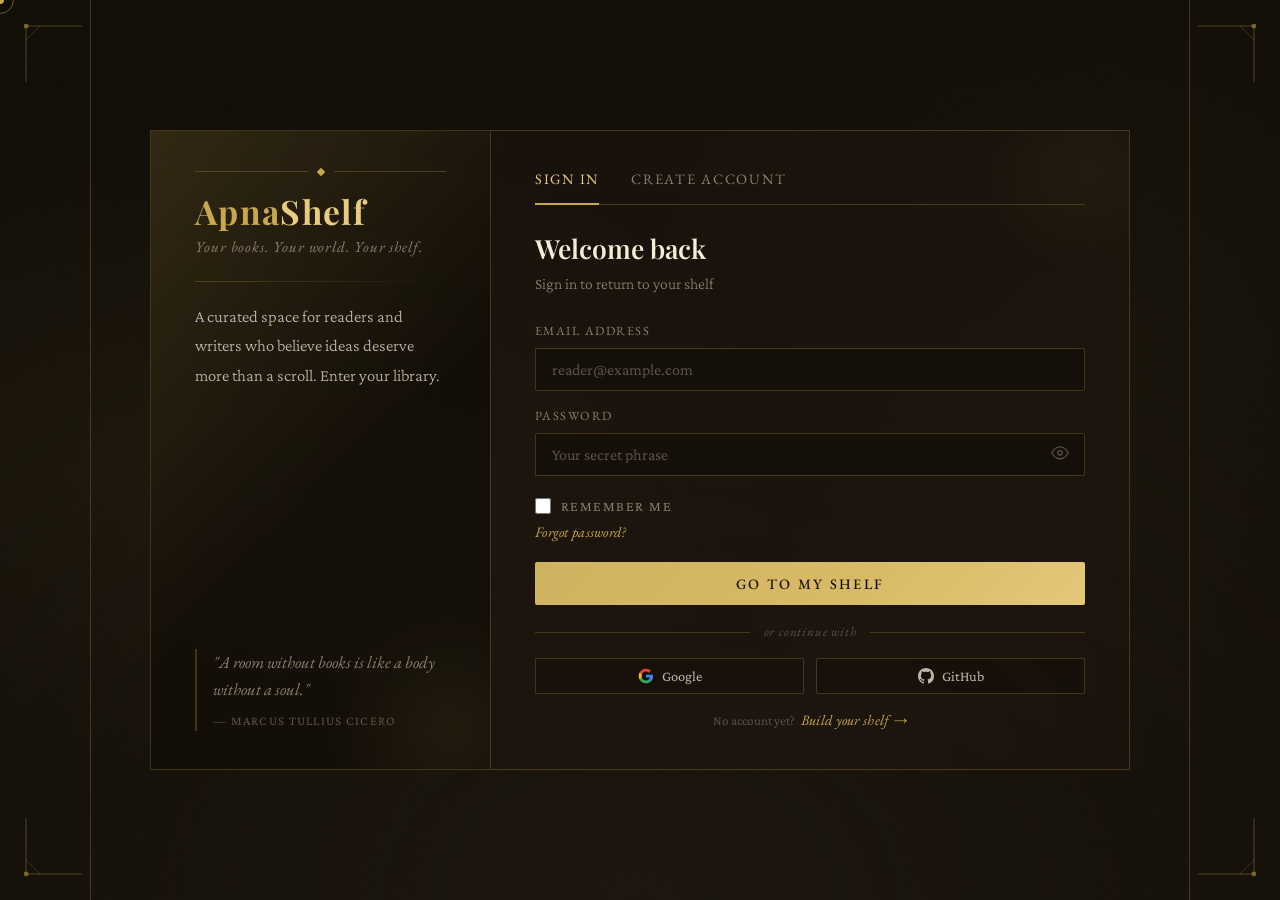
<file: auth.html>
<!DOCTYPE html>
<html lang="en">
<head>
<meta charset="UTF-8" />
<meta name="viewport" content="width=device-width, initial-scale=1.0"/>
 <title>ApnaShelf — A Literary Publishing House</title>

 <!-- Custom Styles -->
 <link rel="stylesheet" href="css/auth.css"/>
<link rel="stylesheet" href="./css/theme.css">
<link rel="stylesheet" href="./css/style.css">

 <!-- Preconnect to Google Fonts -->
<link rel="preconnect" href="https://fonts.googleapis.com"/>
<link rel="preconnect" href="https://fonts.gstatic.com" crossorigin/>
<link href="https://fonts.googleapis.com/css2?family=Playfair+Display:ital,wght@0,400;0,600;0,700;1,400;1,600&family=Crimson+Pro:ital,wght@0,300;0,400;0,500;1,300;1,400&family=EB+Garamond:ital,wght@0,400;0,500;1,400&display=swap" rel="stylesheet"/>
<style>

</style>
</head>
<body>

      <!-- ===== CUSTOM CURSOR ===== -->
  <div class="cursor" id="cursor"></div>
  <div class="cursor-follower" id="cursorFollower"></div>

<!-- Decorative lines -->
<div class="vr vr-l"></div>
<div class="vr vr-r"></div>

<!-- Corner ornaments -->
<div class="corner corner-tl">
  <svg viewBox="0 0 60 60" fill="none" xmlns="http://www.w3.org/2000/svg">
    <path d="M2 58 L2 2 L58 2" stroke="rgba(201,168,76,0.35)" stroke-width="1"/>
    <path d="M2 16 L16 2" stroke="rgba(201,168,76,0.2)" stroke-width="1"/>
    <circle cx="2" cy="2" r="2.5" fill="rgba(201,168,76,0.5)"/>
  </svg>
</div>
<div class="corner corner-tr">
  <svg viewBox="0 0 60 60" fill="none" xmlns="http://www.w3.org/2000/svg">
    <path d="M2 58 L2 2 L58 2" stroke="rgba(201,168,76,0.35)" stroke-width="1"/>
    <path d="M2 16 L16 2" stroke="rgba(201,168,76,0.2)" stroke-width="1"/>
    <circle cx="2" cy="2" r="2.5" fill="rgba(201,168,76,0.5)"/>
  </svg>
</div>
<div class="corner corner-bl">
  <svg viewBox="0 0 60 60" fill="none" xmlns="http://www.w3.org/2000/svg">
    <path d="M2 58 L2 2 L58 2" stroke="rgba(201,168,76,0.35)" stroke-width="1"/>
    <path d="M2 16 L16 2" stroke="rgba(201,168,76,0.2)" stroke-width="1"/>
    <circle cx="2" cy="2" r="2.5" fill="rgba(201,168,76,0.5)"/>
  </svg>
</div>
<div class="corner corner-br">
  <svg viewBox="0 0 60 60" fill="none" xmlns="http://www.w3.org/2000/svg">
    <path d="M2 58 L2 2 L58 2" stroke="rgba(201,168,76,0.35)" stroke-width="1"/>
    <path d="M2 16 L16 2" stroke="rgba(201,168,76,0.2)" stroke-width="1"/>
    <circle cx="2" cy="2" r="2.5" fill="rgba(201,168,76,0.5)"/>
  </svg>
</div>

<!-- Main card -->
<div class="page">

  <!-- Brand panel -->
  <div class="brand-panel">
    <div class="brand-top">
      <div class="brand-ornament">
        <div class="brand-ornament-line"></div>
        <div class="brand-ornament-diamond"></div>
        <div class="brand-ornament-line"></div>
      </div>
      <div class="brand-wordmark">Apna<span>Shelf</span></div>
      <div class="brand-tagline">Your books. Your world. Your shelf.</div>
      <div class="brand-divider"></div>
      <p class="brand-body">
        A curated space for readers and writers who believe ideas deserve more than a scroll. Enter your library.
      </p>
    </div>
    <div class="brand-bottom">
      <blockquote class="brand-quote">
        "A room without books is like a body without a soul."
        <cite>— Marcus Tullius Cicero</cite>
      </blockquote>
    </div>
  </div>

  <!-- Form panel -->
  <div class="form-panel">

    <!-- Tabs -->
    <div class="tabs">
      <button class="tab active" data-tab="login" onclick="switchTab('login')">Sign In</button>
      <button class="tab" data-tab="signup" onclick="switchTab('signup')">Create Account</button>
    </div>

    <!-- ——— LOGIN ——— -->
    <div class="form-view active" id="view-login">
      <div class="form-heading">Welcome back</div>
      <div class="form-subheading">Sign in to return to your shelf</div>

      <div class="success-msg" id="login-success">
        <svg width="16" height="16" viewBox="0 0 16 16" fill="none"><circle cx="8" cy="8" r="7" stroke="#7aab6e" stroke-width="1.2"/><path d="M5 8.5l2 2 4-4" stroke="#7aab6e" stroke-width="1.2" stroke-linecap="round" stroke-linejoin="round"/></svg>
        Signed in successfully. Redirecting…
      </div>

      <div class="field-group">
        <div class="field">
          <label for="login-email">Email address</label>
          <input type="email" id="login-email" placeholder="reader@example.com" autocomplete="email"/>
          <span class="field-error" id="login-email-err">Please enter a valid email.</span>
        </div>
        <div class="field">
          <label for="login-pw">Password</label>
          <div class="input-wrap">
            <input type="password" id="login-pw" placeholder="Your secret phrase" autocomplete="current-password"/>
            <button class="pw-toggle" onclick="togglePw('login-pw', this)" aria-label="Show password">
              <svg width="18" height="18" viewBox="0 0 24 24" fill="none" stroke="currentColor" stroke-width="1.5">
                <path d="M1 12s4-8 11-8 11 8 11 8-4 8-11 8-11-8-11-8z"/>
                <circle cx="12" cy="12" r="3"/>
              </svg>
            </button>
          </div>
          <span class="field-error" id="login-pw-err">Password is required.</span>
        </div>
      </div>

      <div class="extras">
        <label class="checkbox-wrap">
          <input type="checkbox" id="remember-me"/>
          <span>Remember me</span>
        </label>
        <button class="link-btn">Forgot password?</button>
      </div>

      <button class="btn-primary" onclick="handleLogin()">Go to My Shelf</button>

      <div class="or-divider"><span>or continue with</span></div>

      <div class="social-row">
        <button class="btn-social">
          <svg width="16" height="16" viewBox="0 0 24 24" fill="currentColor"><path d="M22.56 12.25c0-.78-.07-1.53-.2-2.25H12v4.26h5.92c-.26 1.37-1.04 2.53-2.21 3.31v2.77h3.57c2.08-1.92 3.28-4.74 3.28-8.09z" fill="#4285F4"/><path d="M12 23c2.97 0 5.46-.98 7.28-2.66l-3.57-2.77c-.98.66-2.23 1.06-3.71 1.06-2.86 0-5.29-1.93-6.16-4.53H2.18v2.84C3.99 20.53 7.7 23 12 23z" fill="#34A853"/><path d="M5.84 14.09c-.22-.66-.35-1.36-.35-2.09s.13-1.43.35-2.09V7.07H2.18C1.43 8.55 1 10.22 1 12s.43 3.45 1.18 4.93l2.85-2.22.81-.62z" fill="#FBBC05"/><path d="M12 5.38c1.62 0 3.06.56 4.21 1.64l3.15-3.15C17.45 2.09 14.97 1 12 1 7.7 1 3.99 3.47 2.18 7.07l3.66 2.84c.87-2.6 3.3-4.53 6.16-4.53z" fill="#EA4335"/></svg>
          Google
        </button>
        <button class="btn-social">
          <svg width="16" height="16" viewBox="0 0 24 24" fill="currentColor"><path d="M12 0C5.37 0 0 5.37 0 12c0 5.31 3.435 9.795 8.205 11.385.6.105.825-.255.825-.57 0-.285-.015-1.23-.015-2.235-3.015.555-3.795-.735-4.035-1.41-.135-.345-.72-1.41-1.23-1.695-.42-.225-1.02-.78-.015-.795.945-.015 1.62.87 1.845 1.23 1.08 1.815 2.805 1.305 3.495.99.105-.78.42-1.305.765-1.605-2.67-.3-5.46-1.335-5.46-5.925 0-1.305.465-2.385 1.23-3.225-.12-.3-.54-1.53.12-3.18 0 0 1.005-.315 3.3 1.23.96-.27 1.98-.405 3-.405s2.04.135 3 .405c2.295-1.56 3.3-1.23 3.3-1.23.66 1.65.24 2.88.12 3.18.765.84 1.23 1.905 1.23 3.225 0 4.605-2.805 5.625-5.475 5.925.435.375.81 1.095.81 2.22 0 1.605-.015 2.895-.015 3.3 0 .315.225.69.825.57A12.02 12.02 0 0024 12c0-6.63-5.37-12-12-12z"/></svg>
          GitHub
        </button>
      </div>

      <div class="form-footer">
        No account yet?
        <button class="link-btn" onclick="switchTab('signup')" style="margin-left:4px">Build your shelf →</button>
      </div>
    </div>

    <!-- ——— SIGNUP ——— -->
    <div class="form-view" id="view-signup">
      <div class="form-heading">Start your shelf</div>
      <div class="form-subheading">Create a free account and start tracking your reads</div>

      <div class="success-msg" id="signup-success">
        <svg width="16" height="16" viewBox="0 0 16 16" fill="none"><circle cx="8" cy="8" r="7" stroke="#7aab6e" stroke-width="1.2"/><path d="M5 8.5l2 2 4-4" stroke="#7aab6e" stroke-width="1.2" stroke-linecap="round" stroke-linejoin="round"/></svg>
        Account created! Check your inbox to verify.
      </div>

      <div class="field-group">
        <div class="field-row">
          <div class="field">
            <label for="su-first">First name</label>
            <input type="text" id="su-first" placeholder="Arjun" autocomplete="given-name"/>
            <span class="field-error" id="su-first-err">Required.</span>
          </div>
          <div class="field">
            <label for="su-last">Last name</label>
            <input type="text" id="su-last" placeholder="Sharma" autocomplete="family-name"/>
            <span class="field-error" id="su-last-err">Required.</span>
          </div>
        </div>
        <div class="field">
          <label for="su-email">Email address</label>
          <input type="email" id="su-email" placeholder="reader@example.com" autocomplete="email"/>
          <span class="field-error" id="su-email-err">Please enter a valid email.</span>
        </div>
        <div class="field">
          <label for="su-pw">Password</label>
          <div class="input-wrap">
            <input type="password" id="su-pw" placeholder="Choose a strong passphrase" autocomplete="new-password" oninput="checkStrength(this.value)"/>
            <button class="pw-toggle" onclick="togglePw('su-pw', this)" aria-label="Show password">
              <svg width="18" height="18" viewBox="0 0 24 24" fill="none" stroke="currentColor" stroke-width="1.5">
                <path d="M1 12s4-8 11-8 11 8 11 8-4 8-11 8-11-8-11-8z"/>
                <circle cx="12" cy="12" r="3"/>
              </svg>
            </button>
          </div>
          <div class="strength-wrap" id="strength-wrap">
            <div class="strength-bars">
              <div class="strength-bar" id="sb1"></div>
              <div class="strength-bar" id="sb2"></div>
              <div class="strength-bar" id="sb3"></div>
              <div class="strength-bar" id="sb4"></div>
            </div>
            <div class="strength-label" id="strength-label">Strength</div>
          </div>
          <span class="field-error" id="su-pw-err">Password must be at least 8 characters.</span>
        </div>
      </div>

      <!-- Role selector -->
      <div class="field" style="margin-bottom: 12px;">
        <label>Your Role…</label>
        <div class="role-selector">
          <button type="button" class="role-card active" id="role-reader" onclick="selectRole('reader')">
            <div class="role-icon">
              <svg width="22" height="22" viewBox="0 0 24 24" fill="none" stroke="currentColor" stroke-width="1.4"><path d="M2 3h6a4 4 0 0 1 4 4v14a3 3 0 0 0-3-3H2z"/><path d="M22 3h-6a4 4 0 0 0-4 4v14a3 3 0 0 1 3-3h7z"/></svg>
            </div>
            <div class="role-text">
              <span class="role-name">Reader</span>
              <span class="role-desc">Like to read</span>
            </div>
            <div class="role-check">
              <svg width="14" height="14" viewBox="0 0 16 16" fill="none"><circle cx="8" cy="8" r="7" stroke="currentColor" stroke-width="1.2"/><path d="M5 8.5l2 2 4-4" stroke="currentColor" stroke-width="1.4" stroke-linecap="round" stroke-linejoin="round"/></svg>
            </div>
          </button>
          <button type="button" class="role-card" id="role-writer" onclick="selectRole('writer')">
            <div class="role-icon">
              <svg width="22" height="22" viewBox="0 0 24 24" fill="none" stroke="currentColor" stroke-width="1.4"><path d="M12 20h9"/><path d="M16.5 3.5a2.121 2.121 0 0 1 3 3L7 19l-4 1 1-4L16.5 3.5z"/></svg>
            </div>
            <div class="role-text">
              <span class="role-name">Writer</span>
              <span class="role-desc">Like to write</span>
            </div>
            <div class="role-check">
              <svg width="14" height="14" viewBox="0 0 16 16" fill="none"><circle cx="8" cy="8" r="7" stroke="currentColor" stroke-width="1.2"/><path d="M5 8.5l2 2 4-4" stroke="currentColor" stroke-width="1.4" stroke-linecap="round" stroke-linejoin="round"/></svg>
            </div>
          </button>
        </div>
        <span class="field-error" id="su-role-err">Please choose one.</span>
      </div>

      <div class="terms-wrap">
        <label class="checkbox-wrap">
          <input type="checkbox" id="agree-terms"/>
          <span>I agree to the <button class="link-btn" style="display:inline;font-style:normal;font-size:inherit">Terms</button> &amp; <button class="link-btn" style="display:inline;font-style:normal;font-size:inherit">Privacy Policy</button></span>
        </label>
        <span class="field-error" id="su-terms-err">You must agree to continue.</span>
      </div>

      <button class="btn-primary" onclick="handleSignup()">Create My Shelf</button>

      <div class="or-divider"><span>or sign up with</span></div>

      <div class="social-row">
        <button class="btn-social">
          <svg width="16" height="16" viewBox="0 0 24 24" fill="currentColor"><path d="M22.56 12.25c0-.78-.07-1.53-.2-2.25H12v4.26h5.92c-.26 1.37-1.04 2.53-2.21 3.31v2.77h3.57c2.08-1.92 3.28-4.74 3.28-8.09z" fill="#4285F4"/><path d="M12 23c2.97 0 5.46-.98 7.28-2.66l-3.57-2.77c-.98.66-2.23 1.06-3.71 1.06-2.86 0-5.29-1.93-6.16-4.53H2.18v2.84C3.99 20.53 7.7 23 12 23z" fill="#34A853"/><path d="M5.84 14.09c-.22-.66-.35-1.36-.35-2.09s.13-1.43.35-2.09V7.07H2.18C1.43 8.55 1 10.22 1 12s.43 3.45 1.18 4.93l2.85-2.22.81-.62z" fill="#FBBC05"/><path d="M12 5.38c1.62 0 3.06.56 4.21 1.64l3.15-3.15C17.45 2.09 14.97 1 12 1 7.7 1 3.99 3.47 2.18 7.07l3.66 2.84c.87-2.6 3.3-4.53 6.16-4.53z" fill="#EA4335"/></svg>
          Google
        </button>
        <button class="btn-social">
          <svg width="16" height="16" viewBox="0 0 24 24" fill="currentColor"><path d="M12 0C5.37 0 0 5.37 0 12c0 5.31 3.435 9.795 8.205 11.385.6.105.825-.255.825-.57 0-.285-.015-1.23-.015-2.235-3.015.555-3.795-.735-4.035-1.41-.135-.345-.72-1.41-1.23-1.695-.42-.225-1.02-.78-.015-.795.945-.015 1.62.87 1.845 1.23 1.08 1.815 2.805 1.305 3.495.99.105-.78.42-1.305.765-1.605-2.67-.3-5.46-1.335-5.46-5.925 0-1.305.465-2.385 1.23-3.225-.12-.3-.54-1.53.12-3.18 0 0 1.005-.315 3.3 1.23.96-.27 1.98-.405 3-.405s2.04.135 3 .405c2.295-1.56 3.3-1.23 3.3-1.23.66 1.65.24 2.88.12 3.18.765.84 1.23 1.905 1.23 3.225 0 4.605-2.805 5.625-5.475 5.925.435.375.81 1.095.81 2.22 0 1.605-.015 2.895-.015 3.3 0 .315.225.69.825.57A12.02 12.02 0 0024 12c0-6.63-5.37-12-12-12z"/></svg>
          GitHub
        </button>
      </div>

      <div class="form-footer">
        Already a member?
        <button class="link-btn" onclick="switchTab('login')" style="margin-left:4px">Back to your shelf →</button>
      </div>
    </div>

  </div><!-- /form-panel -->
</div><!-- /page -->
<script src="js/auth.js"></script>
<script src="./js/script.js"></script>
</body>
</html>
</file>
<file: css/auth.css>
*, *::before, *::after { box-sizing: border-box; margin: 0; padding: 0; }

  body {
    background: var(--ink);
    color: var(--text-main);
    font-family: var(--font-body);
    min-height: 100vh;
    display: flex;
    align-items: center;
    justify-content: center;
    overflow: hidden;
    position: relative;
  }

  /* — Background texture & atmosphere — */
  body::before {
    content: '';
    position: fixed; inset: 0;
    background:
      radial-gradient(ellipse 80% 60% at 15% 50%, rgba(201,168,76,0.06) 0%, transparent 60%),
      radial-gradient(ellipse 60% 80% at 85% 40%, rgba(201,168,76,0.04) 0%, transparent 60%),
      radial-gradient(ellipse 100% 100% at 50% 100%, rgba(30,23,16,0.8) 0%, transparent 70%);
    pointer-events: none; z-index: 0;
  }

  /* subtle grain overlay */
  body::after {
    content: '';
    position: fixed; inset: 0;
    background-image: url("data:image/svg+xml,%3Csvg viewBox='0 0 256 256' xmlns='http://www.w3.org/2000/svg'%3E%3Cfilter id='n'%3E%3CfeTurbulence type='fractalNoise' baseFrequency='0.9' numOctaves='4' stitchTiles='stitch'/%3E%3C/filter%3E%3Crect width='100%25' height='100%25' filter='url(%23n)' opacity='0.04'/%3E%3C/svg%3E");
    opacity: 0.35;
    pointer-events: none; z-index: 0;
  }

  /* — Decorative vertical rules — */
  .vr {
    position: fixed;
    top: 0; bottom: 0;
    width: 1px;
    background: var(--gold-line);
    pointer-events: none; z-index: 1;
  }
  .vr-l { left: 7vw; }
  .vr-r { right: 7vw; }

  /* — Corner ornaments — */
  .corner {
    position: fixed;
    width: 60px; height: 60px;
    pointer-events: none; z-index: 2;
  }
  .corner svg { width: 100%; height: 100%; }
  .corner-tl { top: 24px; left: 24px; }
  .corner-tr { top: 24px; right: 24px; transform: scaleX(-1); }
  .corner-bl { bottom: 24px; left: 24px; transform: scaleY(-1); }
  .corner-br { bottom: 24px; right: 24px; transform: scale(-1); }

  /* — Main layout — */
  .page {
    position: relative; z-index: 3;
    display: flex;
    gap: 0;
    width: 100%;
    max-width: 980px;
    animation: fadeUp 0.7s cubic-bezier(0.4,0,0.2,1) both;
  }

  @keyframes fadeUp {
    from { opacity: 0; transform: translateY(28px); }
    to   { opacity: 1; transform: translateY(0); }
  }

  /* — Left panel (brand) — */
  .brand-panel {
    flex: 0 0 340px;
    display: flex;
    flex-direction: column;
    justify-content: space-between;
    padding: 38px 44px;
    border: 1px solid var(--gold-line);
    border-right: none;
    background: rgba(18,14,8,0.7);
    backdrop-filter: blur(4px);
    position: relative;
    overflow: hidden;
  }

  .brand-panel::before {
    content: '';
    position: absolute;
    inset: 0;
    background: linear-gradient(135deg, var(--gold-dim) 0%, transparent 55%);
    pointer-events: none;
  }

  .brand-panel::after {
    content: '';
    position: absolute;
    bottom: -80px; right: -80px;
    width: 240px; height: 240px;
    border-radius: 50%;
    background: radial-gradient(circle, rgba(201,168,76,0.08) 0%, transparent 70%);
  }

  .brand-top { position: relative; z-index: 1; }

  .brand-ornament {
    display: flex;
    align-items: center;
    gap: 10px;
    margin-bottom: 20px;
  }
  .brand-ornament-line {
    flex: 1;
    height: 1px;
    background: var(--gold-line);
  }
  .brand-ornament-diamond {
    width: 6px; height: 6px;
    background: var(--gold);
    transform: rotate(45deg);
    flex-shrink: 0;
  }

  .brand-wordmark {
    font-family: var(--font-display);
    font-size: 2.1rem;
    font-weight: 700;
    letter-spacing: 0.04em;
    color: var(--gold);
    line-height: 1;
    margin-bottom: 6px;
  }

  .brand-wordmark span { color: var(--gold-light); }

  .brand-tagline {
    font-family: var(--font-accent);
    font-style: italic;
    font-size: 0.95rem;
    color: var(--muted);
    letter-spacing: 0.06em;
  }

  .brand-divider {
    margin: 20px 0;
    height: 1px;
    background: linear-gradient(to right, var(--gold-line), transparent);
  }

  .brand-body {
    font-size: 1.05rem;
    line-height: 1.75;
    color: var(--text-body);
    font-weight: 300;
  }

  .brand-bottom { position: relative; z-index: 1; }

  .brand-quote {
    font-family: var(--font-accent);
    font-style: italic;
    font-size: 1.05rem;
    color: var(--muted);
    line-height: 1.6;
    padding-left: 16px;
    border-left: 2px solid var(--gold-line);
  }

  .brand-quote cite {
    display: block;
    margin-top: 8px;
    font-style: normal;
    font-size: 0.8rem;
    letter-spacing: 0.1em;
    text-transform: uppercase;
    color: var(--muted-dark);
    font-family: var(--font-body);
  }

  /* — Right panel (form) — */
  .form-panel {
    flex: 1;
    display: flex;
    flex-direction: column;
    padding: 38px 44px;
    border: 1px solid var(--gold-line);
    background: rgba(30,23,16,0.6);
    backdrop-filter: blur(8px);
    position: relative;
    overflow: hidden;
  }

  .form-panel::before {
    content: '';
    position: absolute;
    top: -60px; right: -60px;
    width: 200px; height: 200px;
    border-radius: 50%;
    background: radial-gradient(circle, rgba(201,168,76,0.05) 0%, transparent 70%);
  }

  /* — Tab switcher — */
  .tabs {
    display: flex;
    gap: 0;
    margin-bottom: 28px;
    border-bottom: 1px solid var(--gold-line);
    position: relative; z-index: 1;
  }

  .tab {
    font-family: var(--font-accent);
    font-size: 0.9rem;
    letter-spacing: 0.12em;
    text-transform: uppercase;
    color: var(--muted);
    background: none;
    border: none;
    padding: 0 0 16px 0;
    margin-right: 32px;
    cursor: pointer;
    position: relative;
    transition: color var(--transition);
  }

  .tab::after {
    content: '';
    position: absolute;
    bottom: -1px; left: 0; right: 0;
    height: 2px;
    background: var(--gold);
    transform: scaleX(0);
    transform-origin: left;
    transition: transform var(--transition);
  }

  .tab.active {
    color: var(--gold-light);
  }
  .tab.active::after { transform: scaleX(1); }
  .tab:hover:not(.active) { color: var(--text-body); }

  /* — Forms — */
  .form-view { display: none; position: relative; z-index: 1; }
  .form-view.active { display: block; animation: slideIn 0.35s cubic-bezier(0.4,0,0.2,1) both; }

  @keyframes slideIn {
    from { opacity: 0; transform: translateX(12px); }
    to   { opacity: 1; transform: translateX(0); }
  }

  .form-heading {
    font-family: var(--font-display);
    font-size: 1.65rem;
    font-weight: 600;
    color: var(--parchment);
    margin-bottom: 6px;
    line-height: 1.2;
  }

  .form-subheading {
    font-family: var(--font-body);
    font-size: 0.98rem;
    color: var(--muted);
    margin-bottom: 22px;
    font-weight: 300;
  }

  .field-group {
    display: flex;
    flex-direction: column;
    gap: 14px;
    margin-bottom: 18px;
  }

  .field {
    display: flex;
    flex-direction: column;
    gap: 6px;
  }

  .field-row {
    display: flex;
    gap: 16px;
  }
  .field-row .field { flex: 1; }

  label {
    font-family: var(--font-accent);
    font-size: 0.78rem;
    letter-spacing: 0.12em;
    text-transform: uppercase;
    color: var(--muted);
  }

  input {
    background: rgba(18,14,8,0.55);
    border: 1px solid var(--gold-line);
    border-radius: var(--radius);
    color: var(--text-main);
    font-family: var(--font-body);
    font-size: 1rem;
    padding: 12px 16px;
    outline: none;
    transition:
      border-color var(--transition),
      background var(--transition),
      box-shadow var(--transition);
    width: 100%;
  }

  input::placeholder { color: var(--muted-dark); }

  input:focus {
    border-color: var(--gold);
    background: rgba(201,168,76,0.04);
    box-shadow: 0 0 0 3px rgba(201,168,76,0.08), inset 0 1px 2px rgba(0,0,0,0.2);
  }

  /* — Password with toggle — */
  .input-wrap {
    position: relative;
  }
  .input-wrap input { padding-right: 44px; }
  .pw-toggle {
    position: absolute;
    right: 14px; top: 50%;
    transform: translateY(-50%);
    background: none; border: none;
    color: var(--muted-dark);
    cursor: pointer;
    transition: color var(--transition);
    line-height: 1;
    padding: 2px;
  }
  .pw-toggle:hover { color: var(--gold); }

  .extras{
    margin-bottom: 16px;
  }

  .checkbox-wrap {
    display: flex;
    align-items: center;
    gap: 10px;
    cursor: pointer;
    user-select: none;
  }
  .checkbox-wrap input[type=checkbox] {
    width: 16px; height: 16px;
    accent-color: var(--gold);
    cursor: pointer;
    flex-shrink: 0;
  }
  .checkbox-wrap span {
    font-size: 0.88rem;
    color: var(--muted);
    font-family: var(--font-body);
  }

  .link-btn {
    background: none; border: none;
    font-family: var(--font-accent);
    font-style: italic;
    font-size: 0.9rem;
    color: var(--gold);
    cursor: pointer;
    letter-spacing: 0.02em;
    text-decoration: none;
    transition: color var(--transition);
    padding: 0;
  }
  .link-btn:hover { color: var(--gold-light); }

  /* — Primary button — */
  .btn-primary {
    width: 100%;
    padding: 12px 24px;
    background: linear-gradient(135deg, var(--gold) 0%, var(--gold-light) 60%, var(--gold) 100%);
    background-size: 200% 100%;
    background-position: 0% 0%;
    border: none;
    border-radius: var(--radius);
    color: var(--ink);
    font-family: var(--font-accent);
    font-size: 0.9rem;
    font-weight: 500;
    letter-spacing: 0.16em;
    text-transform: uppercase;
    cursor: none;
    transition: background-position 0.5s ease, box-shadow var(--transition), transform var(--transition);
    margin-bottom: 16px;
    position: relative;
    overflow: hidden;
  }

  .btn-primary::before {
    content: '';
    position: absolute;
    inset: 0;
    background: linear-gradient(135deg, rgba(255,255,255,0.12) 0%, transparent 60%);
    pointer-events: none;
  }

  .btn-primary:hover {
    background-position: 100% 0%;
    box-shadow: 0 4px 24px rgba(201,168,76,0.28), 0 1px 4px rgba(0,0,0,0.3);
    transform: translateY(-1px);
  }

  .btn-primary:active { transform: translateY(0); }

  /* — Divider — */
  .or-divider {
    display: flex;
    align-items: center;
    gap: 14px;
    margin-bottom: 14px;
  }
  .or-divider::before,
  .or-divider::after {
    content: ''; flex: 1;
    height: 1px;
    background: var(--gold-line);
  }
  .or-divider span {
    font-family: var(--font-accent);
    font-style: italic;
    font-size: 0.82rem;
    color: var(--muted-dark);
    letter-spacing: 0.06em;
    white-space: nowrap;
  }

  /* — Social buttons — */
  .social-row {
    display: flex;
    gap: 12px;
  }

  .btn-social {
    flex: 1;
    display: flex;
    align-items: center;
    justify-content: center;
    gap: 8px;
    padding: 9px 14px;
    background: rgba(18,14,8,0.4);
    border: 1px solid var(--gold-line);
    border-radius: var(--radius);
    color: var(--text-body);
    font-family: var(--font-body);
    font-size: 0.9rem;
    cursor: pointer;
    transition: border-color var(--transition), background var(--transition), color var(--transition);
  }

  .btn-social:hover {
    border-color: var(--gold);
    background: var(--gold-dim);
    color: var(--parchment);
  }

  .btn-social svg { flex-shrink: 0; }

  /* — Footer note — */
  .form-footer {
    margin-top: 16px;
    text-align: center;
    font-size: 0.82rem;
    color: var(--muted-dark);
    font-family: var(--font-body);
    line-height: 1.6;
    position: relative; z-index: 1;
  }

  /* — Terms checkbox — */
  .terms-wrap {
    margin-top: -4px;
    margin-bottom: 16px;
  }

  /* — Strength bar — */
  .strength-wrap {
    margin-top: 6px;
    display: none;
  }
  .strength-bars {
    display: flex; gap: 4px;
  }
  .strength-bar {
    flex: 1; height: 3px;
    background: rgba(201,168,76,0.12);
    border-radius: 2px;
    transition: background 0.3s ease;
  }
  .strength-bar.lit { background: var(--gold); }
  .strength-bar.lit-weak { background: #b05a3a; }
  .strength-bar.lit-mid  { background: #c9a84c; }
  .strength-bar.lit-strong { background: #7aab6e; }
  .strength-label {
    font-size: 0.72rem;
    font-family: var(--font-accent);
    letter-spacing: 0.08em;
    margin-top: 4px;
    color: var(--muted);
  }

  /* Error state */
  input.error { border-color: #b05a3a; }
  .field-error {
    font-size: 0.78rem;
    color: #c97a5a;
    font-family: var(--font-body);
    font-style: italic;
    display: none;
  }
  .field-error.visible { display: block; }

  /* Success flash */
  .success-msg {
    display: none;
    align-items: center;
    gap: 10px;
    padding: 14px 18px;
    background: rgba(122,171,110,0.1);
    border: 1px solid rgba(122,171,110,0.3);
    border-radius: var(--radius);
    margin-bottom: 20px;
    font-family: var(--font-body);
    font-size: 0.92rem;
    color: #a8d99a;
    animation: fadeUp 0.4s ease both;
  }
  .success-msg.visible { display: flex; }

  /* — Role selector — */
  .role-selector {
    display: flex;
    gap: 12px;
    margin-top: 6px;
  }

  .role-card {
    flex: 1;
    display: flex;
    align-items: center;
    gap: 12px;
    padding: 13px 14px;
    background: rgba(18,14,8,0.5);
    border: 1px solid var(--gold-line);
    border-radius: var(--radius);
    cursor: pointer;
    transition: border-color var(--transition), background var(--transition), box-shadow var(--transition);
    text-align: left;
    color: var(--text-body);
    position: relative;
  }

  .role-card:hover {
    border-color: rgba(201,168,76,0.5);
    background: rgba(201,168,76,0.06);
  }

  .role-card.active {
    border-color: var(--gold);
    background: var(--gold-dim);
    box-shadow: 0 0 0 2px rgba(201,168,76,0.1);
    color: var(--parchment);
  }

  .role-icon {
    flex-shrink: 0;
    color: var(--muted);
    transition: color var(--transition);
  }
  .role-card.active .role-icon { color: var(--gold); }

  .role-text {
    display: flex;
    flex-direction: column;
    gap: 2px;
    flex: 1;
  }

  .role-name {
    font-family: var(--font-display);
    font-size: 0.95rem;
    font-weight: 600;
    letter-spacing: 0.02em;
    color: var(--text-main);
    line-height: 1;
  }

  .role-desc {
    font-family: var(--font-accent);
    font-style: italic;
    font-size: 0.78rem;
    color: var(--muted);
    line-height: 1.3;
  }
  .role-card.active .role-desc { color: var(--text-body); }

  .role-check {
    flex-shrink: 0;
    color: var(--gold);
    opacity: 0;
    transform: scale(0.6);
    transition: opacity var(--transition), transform var(--transition);
  }
  .role-card.active .role-check {
    opacity: 1;
    transform: scale(1);
  }

  @media (max-width: 780px) {
    body { align-items: flex-start; padding: 24px 16px; overflow: auto; }
    .page { flex-direction: column; max-width: 480px; margin: auto; }
    .brand-panel { flex: none; padding: 36px 32px; }
    .form-panel { padding: 36px 32px; }
    .vr, .corner { display: none; }
    .field-row { flex-direction: column; gap: 20px; }
  }
  button, .link-btn {
    cursor: none;
  }
  button:hover, .link-btn:hover {
    cursor: none;
  }
</file>
<file: css/theme.css>
:root {
  --ink:        #120e08;
  --ink-light:  #1e1710;
  --parchment:  #f4eed9;
  --cream:      #faf7f0;
  --gold:       #c9a84c;
  --gold-light: #e8cc80;
  --gold-dim:   rgba(201,168,76,0.18);
  --gold-line:  rgba(201,168,76,0.25);
  --muted:      #8a7f6e;
  --muted-dark: #5a5248;
  --text-body:  rgba(244,238,217,0.75);
  --text-main:  #f4eed9;

  --font-display: 'Playfair Display', Georgia, serif;
  --font-body:    'Crimson Pro', Georgia, serif;
  --font-accent:  'EB Garamond', Georgia, serif;

  --nav-h: 78px;
  --transition: 0.35s cubic-bezier(0.4, 0, 0.2, 1);
  --radius: 2px;
}
</file>
<file: css/style.css>
/* ============================================
   INKWELL — LITERARY PUBLISHING PLATFORM
   style.css
   ============================================ */

/* ---- RESET & ROOT ---- */
*, *::before, *::after {
  margin: 0;
  padding: 0;
  box-sizing: border-box;
}

html {
  scroll-behavior: smooth;
  font-size: 16px;
}

body {
  background: var(--ink);
  color: var(--parchment);
  font-family: var(--font-body);
  font-weight: 400;
  line-height: 1.75;
  overflow-x: hidden;
  cursor: none;
}

a { text-decoration: none; color: inherit; }
img { max-width: 100%; display: block; }
input, select, textarea, button { font-family: inherit; }

/* ============================================
   CUSTOM CURSOR
   ============================================ */
.cursor {
  width: 8px;
  height: 8px;
  background: var(--gold);
  border-radius: 50%;
  position: fixed;
  top: 0; left: 0;
  pointer-events: none;
  z-index: 9999;
  transform: translate(-50%, -50%);
  transition: transform 0.1s, background 0.2s;
}
.cursor-follower {
  width: 28px;
  height: 28px;
  border: 1px solid rgba(201,168,76,0.5);
  border-radius: 50%;
  position: fixed;
  top: 0; left: 0;
  pointer-events: none;
  z-index: 9998;
  transform: translate(-50%, -50%);
  transition: transform 0.18s ease, width 0.3s, height 0.3s, border-color 0.3s;
}
.cursor-follower.hovered {
  width: 48px; height: 48px;
  border-color: var(--gold);
}
@media (hover: none) {
  .cursor, .cursor-follower { display: none; }
  body { cursor: auto; }
}

/* ============================================
   LOADER
   ============================================ */
.loader {
  position: fixed;
  inset: 0;
  background: var(--ink);
  z-index: 9000;
  display: flex;
  align-items: center;
  justify-content: center;
  transition: opacity 0.6s, visibility 0.6s;
}
.loader.hidden {
  opacity: 0;
  visibility: hidden;
}
.loader-inner {
  text-align: center;
}
.loader-quill {
  font-size: 52px;
  color: var(--gold);
  animation: quillFloat 1.5s ease-in-out infinite;
  margin-bottom: 28px;
  display: block;
}
@keyframes quillFloat {
  0%, 100% { transform: translateY(0) rotate(-8deg); }
  50%       { transform: translateY(-12px) rotate(4deg); }
}
.loader-bar {
  width: 200px;
  height: 1px;
  background: rgba(201,168,76,0.2);
  margin: 0 auto 16px;
  overflow: hidden;
}
.loader-fill {
  height: 100%;
  background: var(--gold);
  width: 0;
  animation: loadFill 1.8s ease forwards;
}
@keyframes loadFill { to { width: 100%; } }
.loader-text {
  font-family: var(--font-accent);
  font-style: italic;
  font-size: 15px;
  color: var(--muted);
  letter-spacing: 2px;
}

/* ============================================
   NAVIGATION
   ============================================ */
.navbar {
  position: fixed;
  top: 0; left: 0; right: 0;
  height: var(--nav-h);
  display: flex;
  align-items: center;
  justify-content: space-between;
  padding: 0 60px;
  z-index: 800;
  transition: background var(--transition), border-color var(--transition);
  border-bottom: 1px solid transparent;
}
.navbar.scrolled {
  background: rgba(18,14,8,0.96);
  border-bottom-color: var(--gold-line);
  backdrop-filter: blur(12px);
}
.nav-logo {
  font-family: var(--font-display);
  font-size: 22px;
  font-weight: 700;
  color: var(--gold);
  letter-spacing: 3px;
  text-transform: uppercase;
}
.nav-logo span { font-style: italic; color: var(--gold-light); }
.nav-menu {
  display: flex;
  list-style: none;
  gap: 36px;
}
.nav-link {
  font-family: var(--font-body);
  font-size: 14px;
  font-weight: 400;
  letter-spacing: 1.5px;
  text-transform: uppercase;
  color: rgba(244,238,217,0.7);
  transition: color var(--transition);
  position: relative;
  padding-bottom: 4px;
}
.nav-link::after {
  content: '';
  position: absolute;
  bottom: 0; left: 0;
  width: 0; height: 1px;
  background: var(--gold);
  transition: width var(--transition);
}
.nav-link:hover,
.nav-link.active { color: var(--gold); }
.nav-link:hover::after,
.nav-link.active::after { width: 100%; }
.nav-cta {
  font-size: 12px;
  font-weight: 500;
  letter-spacing: 2px;
  text-transform: uppercase;
  color: var(--gold);
  border: 1px solid var(--gold);
  padding: 9px 22px;
  transition: all var(--transition);
}
.nav-cta:hover { background: var(--gold); color: var(--ink); }
.hamburger {
  display: none;
  flex-direction: column;
  gap: 5px;
  background: none;
  border: none;
  cursor: pointer;
  padding: 4px;
}
.hamburger span {
  display: block;
  width: 26px;
  height: 1px;
  background: var(--gold);
  transition: all 0.3s;
}
.hamburger.open span:nth-child(1) { transform: translateY(6px) rotate(45deg); }
.hamburger.open span:nth-child(2) { opacity: 0; }
.hamburger.open span:nth-child(3) { transform: translateY(-6px) rotate(-45deg); }

/* Mobile overlay */
.mobile-overlay {
  position: fixed;
  inset: 0;
  background: rgba(18,14,8,0.98);
  z-index: 700;
  display: flex;
  align-items: center;
  justify-content: center;
  opacity: 0;
  visibility: hidden;
  transition: opacity 0.4s, visibility 0.4s;
}
.mobile-overlay.open { opacity: 1; visibility: visible; }
.mobile-menu { list-style: none; text-align: center; display: flex; flex-direction: column; gap: 28px; }
.mobile-link {
  font-family: var(--font-display);
  font-size: 32px;
  font-style: italic;
  color: var(--parchment);
  transition: color 0.3s;
}
.mobile-link:hover { color: var(--gold); }

/* ============================================
   BUTTONS
   ============================================ */
.btn {
  display: inline-block;
  font-family: var(--font-body);
  font-size: 13px;
  font-weight: 500;
  letter-spacing: 2.5px;
  text-transform: uppercase;
  padding: 14px 36px;
  border: none;
  cursor: pointer;
  transition: all var(--transition);
  position: relative;
  overflow: hidden;
}
.btn-gold {
  background: var(--gold);
  color: var(--ink);
}
.btn-gold:hover {
  background: var(--gold-light);
  transform: translateY(-2px);
}
.btn-outline {
  background: transparent;
  color: var(--parchment);
  border: 1px solid rgba(244,238,217,0.35);
}
.btn-outline:hover {
  border-color: var(--parchment);
  background: rgba(244,238,217,0.06);
}
.btn-ghost {
  background: transparent;
  color: var(--gold);
  border: 1px solid rgba(201,168,76,0.3);
}
.btn-ghost:hover { background: var(--gold); color: var(--ink); border-color: var(--gold); }
.btn-sm { padding: 9px 22px; font-size: 11px; }
.btn-full { width: 100%; text-align: center; }

/* ============================================
   LAYOUT HELPERS
   ============================================ */
.container {
  max-width: 1160px;
  margin: 0 auto;
  padding: 0 40px;
}
.section {
  padding: 110px 0;
}
.two-col {
  display: grid;
  grid-template-columns: 1fr 1fr;
  gap: 80px;
  align-items: center;
}
.section-eyebrow {
  display: block;
  font-family: var(--font-accent);
  font-size: 12px;
  letter-spacing: 5px;
  color: var(--gold);
  text-transform: uppercase;
  margin-bottom: 16px;
}
.section-title {
  font-family: var(--font-display);
  font-size: clamp(32px, 3.8vw, 54px);
  font-weight: 400;
  line-height: 1.15;
  color: var(--parchment);
  margin-bottom: 22px;
}
.section-title em {
  font-style: italic;
  color: var(--gold);
}
.section-body {
  font-size: 18px;
  line-height: 1.85;
  color: var(--text-body);
  margin-bottom: 20px;
}
.section-desc {
  font-size: 18px;
  color: var(--text-body);
  max-width: 520px;
  line-height: 1.75;
  margin: 0 auto;
}
.section-header {
  text-align: center;
  margin-bottom: 60px;
}

/* ============================================
   REVEAL ANIMATION
   ============================================ */
.reveal {
  opacity: 0;
  transform: translateY(32px);
  transition: opacity 0.7s ease, transform 0.7s ease;
}
.reveal.visible {
  opacity: 1;
  transform: none;
}

/* ============================================
   HERO
   ============================================ */
.hero {
  min-height: 100vh;
  display: flex;
  align-items: center;
  justify-content: center;
  text-align: center;
  padding: calc(var(--nav-h) + 60px) 40px 80px;
  position: relative;
  overflow: hidden;
}
.hero-bg {
  position: absolute;
  inset: 0;
  background: var(--ink);
  overflow: hidden;
}
.hero-grain {
  position: absolute;
  inset: 0;
  background-image: url("data:image/svg+xml,%3Csvg viewBox='0 0 256 256' xmlns='http://www.w3.org/2000/svg'%3E%3Cfilter id='noise'%3E%3CfeTurbulence type='fractalNoise' baseFrequency='0.9' numOctaves='4' stitchTiles='stitch'/%3E%3C/filter%3E%3Crect width='100%25' height='100%25' filter='url(%23noise)' opacity='0.04'/%3E%3C/svg%3E");
  opacity: 0.4;
}
.hero-radial {
  position: absolute;
  inset: 0;
  background:
    radial-gradient(ellipse 70% 60% at 50% 20%, rgba(201,168,76,0.07) 0%, transparent 70%),
    radial-gradient(ellipse 50% 40% at 10% 80%, rgba(139,32,32,0.05) 0%, transparent 60%);
}
.floating-text-bg {
  position: absolute;
  inset: 0;
  display: flex;
  flex-wrap: wrap;
  gap: 60px;
  padding: 40px;
  align-content: space-around;
  justify-content: space-around;
  pointer-events: none;
  user-select: none;
}
.floating-text-bg span {
  font-family: var(--font-display);
  font-style: italic;
  font-size: 13px;
  letter-spacing: 4px;
  color: var(--gold);
  opacity: 0.06;
  text-transform: uppercase;
  animation: floatWord 12s ease-in-out infinite;
}
.floating-text-bg span:nth-child(odd)  { animation-duration: 10s; }
.floating-text-bg span:nth-child(3n)   { animation-duration: 14s; }
@keyframes floatWord {
  0%, 100% { transform: translateY(0); }
  50%       { transform: translateY(-14px); }
}
.hero-content {
  position: relative;
  z-index: 2;
  max-width: 800px;
}
.hero-eyebrow {
  font-family: var(--font-accent);
  font-size: 13px;
  letter-spacing: 4px;
  color: var(--gold);
  text-transform: uppercase;
  margin-bottom: 28px;
  display: block;
}
.hero-title {
  font-family: var(--font-display);
  font-size: clamp(52px, 7.5vw, 108px);
  font-weight: 400;
  line-height: 1.05;
  color: var(--parchment);
  margin-bottom: 28px;
}
.hero-title em {
  font-style: italic;
  color: var(--gold);
}
.hero-rule {
  display: flex;
  align-items: center;
  justify-content: center;
  gap: 16px;
  margin-bottom: 28px;
}
.rule-line {
  width: 80px;
  height: 1px;
  background: var(--gold);
  opacity: 0.5;
}
.rule-diamond {
  color: var(--gold);
  font-size: 10px;
  opacity: 0.8;
}
.hero-sub {
  font-size: clamp(17px, 2.2vw, 22px);
  font-weight: 300;
  color: var(--text-body);
  max-width: 520px;
  margin: 0 auto 44px;
  line-height: 1.8;
}
.hero-btns {
  display: flex;
  gap: 16px;
  justify-content: center;
  flex-wrap: wrap;
}
.hero-scroll {
  position: absolute;
  bottom: 40px;
  left: 50%;
  transform: translateX(-50%);
  display: flex;
  flex-direction: column;
  align-items: center;
  gap: 10px;
  color: var(--muted);
  font-size: 11px;
  letter-spacing: 3px;
  text-transform: uppercase;
}
.scroll-line {
  width: 1px;
  height: 44px;
  background: linear-gradient(to bottom, var(--gold), transparent);
  animation: scrollPulse 2s ease-in-out infinite;
}
@keyframes scrollPulse {
  0%, 100% { opacity: 0.3; }
  50% { opacity: 0.9; }
}

/* ============================================
    AUTHOR SECTION
   ============================================ */
.quotes-section {
  padding-block: 80px 60px;
  overflow: hidden;
}

.quote-carousel {
  position: relative;
  min-height: 130px;
  overflow: hidden;

}

.quote-card {
  display: flex;
  gap: 30px;
  align-items: center;
  width: 90%;
  max-width: 700px;
  margin: auto;

  position: absolute;
  top: 0;
  left: 50%;
  transform: translateX(100%);   /* right mein chupi hui */
  opacity: 0;
  transition: transform 1s ease, opacity 0.5s ease;
}

.quote-card.active {
  transform: translateX(-50%);   /* center mein */
  opacity: 1;
}

.quote-card.exit {
  transform: translateX(-150%);  /* left mein chali jaati hai */
  opacity: 0;
}

.quote-image {
  width: 60px;
  height: 100px;
  overflow: hidden;
  flex-shrink: 0;
}

.quote {
  color: var(--parchment);
  font-size: 22px;
  font-style: italic;
  word-wrap: break-word;
}

.author {
  font-style: italic;
  color: var(--gold);
  font-size: 20px;
  float: right;
}

@media (max-width: 600px) {
  .quote-carousel {
    min-height: 80px !important;
  }
  .quote-card {
    gap: 15px;

    width: 92%;
  }
  .quote-image {
    width: 40px;
    height: 70px;
  }
  .quote {
    font-size: 16px;
  }
  .author {
    font-size: 15px;
  }
}

/* ============================================
   STATS STRIP
   ============================================ */
.stats-strip {
  background: rgba(201,168,76,0.05);
  border-top: 1px solid var(--gold-line);
  border-bottom: 1px solid var(--gold-line);
  padding: 44px 60px;
  display: flex;
  align-items: center;
  justify-content: center;
  gap: 0;
  flex-wrap: wrap;
}
.stat-item {
  text-align: center;
  padding: 0 56px;
  flex-shrink: 0;
}
.stat-num {
  font-family: var(--font-display);
  font-size: 46px;
  font-weight: 700;
  color: var(--gold);
  line-height: 1;
}
.stat-plus {
  font-family: var(--font-display);
  font-size: 28px;
  color: var(--gold);
  vertical-align: super;
}
.stat-label {
  font-size: 12px;
  letter-spacing: 2.5px;
  color: var(--muted);
  text-transform: uppercase;
  margin-top: 8px;
}
.stat-divider {
  color: var(--gold);
  opacity: 0.25;
  font-size: 12px;
  flex-shrink: 0;
}

/* ============================================
   PUBLISH SECTION
   ============================================ */
.publish-section {
  background: var(--ink);
}
.feature-list {
  list-style: none;
  display: flex;
  flex-direction: column;
  gap: 12px;
  margin-bottom: 36px;
}
.feature-list li {
  display: flex;
  align-items: flex-start;
  gap: 12px;
  font-size: 17px;
  color: var(--text-body);
  line-height: 1.6;
}
.feature-list li::before {
  content: '✦';
  color: var(--gold);
  font-size: 10px;
  margin-top: 6px;
  flex-shrink: 0;
}
.upload-zone {
  border: 1px solid var(--gold-line);
  padding: 48px 36px;
  text-align: center;
  cursor: pointer;
  transition: border-color 0.3s, background 0.3s;
  position: relative;
  background: rgba(201,168,76,0.02);
}
.upload-zone:hover {
  border-color: rgba(201,168,76,0.45);
  background: rgba(201,168,76,0.05);
}
.upload-zone.dragover {
  border-color: var(--gold);
  background: rgba(201,168,76,0.08);
}
.upload-corner {
  position: absolute;
  width: 18px; height: 18px;
  border-color: var(--gold);
  border-style: solid;
  opacity: 0.45;
}
.upload-corner.tl { top: 10px; left: 10px; border-width: 1px 0 0 1px; }
.upload-corner.tr { top: 10px; right: 10px; border-width: 1px 1px 0 0; }
.upload-corner.bl { bottom: 10px; left: 10px; border-width: 0 0 1px 1px; }
.upload-corner.br { bottom: 10px; right: 10px; border-width: 0 1px 1px 0; }
.upload-icon { font-size: 44px; margin-bottom: 18px; opacity: 0.55; }
.upload-title {
  font-family: var(--font-display);
  font-size: 22px;
  margin-bottom: 10px;
  color: var(--parchment);
}
.upload-sub {
  font-size: 15px;
  color: var(--muted);
  margin-bottom: 24px;
  line-height: 1.65;
}
.upload-label { cursor: pointer; }
.file-tags {
  display: flex;
  gap: 8px;
  justify-content: center;
  margin-top: 18px;
  flex-wrap: wrap;
}
.file-tags span {
  font-size: 11px;
  letter-spacing: 1.5px;
  padding: 4px 12px;
  border: 1px solid var(--gold-line);
  color: var(--muted);
  text-transform: uppercase;
}
.checklist-box {
  margin-top: 20px;
  padding: 28px 32px;
  border: 1px solid rgba(201,168,76,0.1);
  display: flex;
  flex-direction: column;
  gap: 0;
}
.checklist-title {
  font-size: 11px;
  letter-spacing: 3px;
  color: var(--gold);
  text-transform: uppercase;
  margin-bottom: 16px;
}
.check-item {
  display: flex;
  align-items: center;
  gap: 12px;
  font-size: 15px;
  color: var(--text-body);
  cursor: pointer;
  padding: 9px 0;
  border-bottom: 1px solid rgba(201,168,76,0.07);
  transition: color 0.2s;
}
.check-item:last-child { border-bottom: none; }
.check-item:hover { color: var(--parchment); }
.check-item input[type="checkbox"] {
  accent-color: var(--gold);
  width: 15px;
  height: 15px;
  cursor: pointer;
  flex-shrink: 0;
}
/* ==============================
   SECTION 4: PUBLISH Quote
 ===============================  */
 .quote-area{
  display: block;
  background: transparent;
  width: 100%;
  height: 200px;
  border: 1px solid var(--gold-line);
  outline: none;
  margin-bottom: 30px;
  color: var(--parchment);
  padding: 20px;
  font-style: italic;
  word-spacing: 4px;
  letter-spacing: 1.5px;
 }

/* ============================================
   SESSIONS SECTION
   ============================================ */
.sessions-section {
  background: rgba(201,168,76,0.03);
  border-top: 1px solid var(--gold-line);
  border-bottom: 1px solid var(--gold-line);
}
.sessions-grid {
  display: grid;
  grid-template-columns: repeat(3, 1fr);
  gap: 28px;
  margin-bottom: 60px;
}
.session-card {
  background: rgba(244,238,217,0.03);
  border: 1px solid rgba(201,168,76,0.15);
  padding: 38px 32px;
  position: relative;
  transition: all var(--transition);
  overflow: hidden;
}
.session-card::after {
  content: '';
  position: absolute;
  bottom: 0; left: 0; right: 0;
  height: 2px;
  background: var(--gold);
  transform: scaleX(0);
  transform-origin: left;
  transition: transform 0.4s;
}
.session-card:hover {
  border-color: rgba(201,168,76,0.35);
  background: rgba(244,238,217,0.05);
  transform: translateY(-5px);
  box-shadow: 0 20px 60px rgba(0,0,0,0.4);
}
.session-card:hover::after { transform: scaleX(1); }
.session-card.featured {
  border-color: rgba(201,168,76,0.35);
  background: rgba(201,168,76,0.06);
}
.featured-ribbon {
  position: absolute;
  top: 0; right: 28px;
  background: var(--gold);
  color: var(--ink);
  font-size: 10px;
  letter-spacing: 2px;
  padding: 5px 14px;
  text-transform: uppercase;
  font-weight: 600;
}
.session-top {
  display: flex;
  align-items: center;
  justify-content: space-between;
  margin-bottom: 20px;
}
.session-icon { font-size: 30px; }
.session-level {
  font-size: 10px;
  letter-spacing: 2.5px;
  padding: 4px 12px;
  text-transform: uppercase;
  border: 1px solid;
}
.session-level.beginner  { color: #7aae6e; border-color: rgba(122,174,110,0.3); }
.session-level.intermediate { color: var(--gold); border-color: var(--gold-line); }
.session-level.advanced  { color: #b06b8c; border-color: rgba(176,107,140,0.3); }
.session-name {
  font-family: var(--font-display);
  font-size: 24px;
  font-weight: 400;
  color: var(--parchment);
  margin-bottom: 14px;
  line-height: 1.2;
}
.session-desc-card {
  font-size: 15px;
  color: var(--text-body);
  line-height: 1.7;
  margin-bottom: 20px;
}
.session-includes {
  list-style: none;
  margin-bottom: 28px;
  display: flex;
  flex-direction: column;
  gap: 7px;
}
.session-includes li {
  font-size: 14px;
  color: var(--muted);
  display: flex;
  gap: 8px;
  align-items: center;
}
.session-includes li::before {
  content: '—';
  color: var(--gold);
  opacity: 0.6;
}
.session-footer {
  display: flex;
  align-items: center;
  justify-content: space-between;
  margin-top: auto;
  padding-top: 20px;
  border-top: 1px solid rgba(201,168,76,0.1);
}
.session-price {
  font-family: var(--font-display);
  font-size: 28px;
  color: var(--gold);
}
.session-price span {
  font-family: var(--font-body);
  font-size: 13px;
  color: var(--muted);
}
.discovery-box {
  text-align: center;
  padding: 50px 40px;
  border: 1px solid var(--gold-line);
  max-width: 680px;
  margin: 0 auto;
  background: rgba(201,168,76,0.03);
}
.discovery-box h3 {
  font-family: var(--font-display);
  font-size: 26px;
  font-weight: 400;
  margin-bottom: 12px;
  color: var(--parchment);
}
.discovery-box p {
  font-size: 17px;
  color: var(--text-body);
  margin-bottom: 28px;
}

/* ============================================
   LIBRARY SECTION
   ============================================ */
.library-section {  background: rgba(201,168,76,0.03);
  border-top: 1px solid var(--gold-line); }
.genre-filter {
  display: flex;
  gap: 10px;
  justify-content: center;
  flex-wrap: wrap;
  margin-bottom: 48px;
}
.filter-btn {
  font-family: var(--font-body);
  font-size: 13px;
  letter-spacing: 1.5px;
  text-transform: uppercase;
  padding: 9px 22px;
  background: transparent;
  border: 1px solid rgba(201,168,76,0.2);
  color: var(--muted);
  cursor: pointer;
  transition: all 0.3s;
}
.filter-btn:hover,
.filter-btn.active {
  border-color: var(--gold);
  color: var(--gold);
  background: rgba(201,168,76,0.06);
}
.books-grid {
  display: grid;
  grid-template-columns: repeat(3, 1fr);
  gap: 28px;
}
.book-card {
  position: relative;
  overflow: hidden;
  cursor: pointer;
  transition: transform 0.4s;
}
.book-card.hidden { display: none; }
.book-card:hover { transform: translateY(-6px); }
.book-cover {
  aspect-ratio: 3/4.2;
  display: flex;
  align-items: flex-end;
  padding: 28px 24px;
  position: relative;
  overflow: hidden;
}
.cover-amber  { background: linear-gradient(145deg, #2a1d0c 0%, #4a320e 50%, #221506 100%); }
.cover-blue   { background: linear-gradient(145deg, #0e1820 0%, #0d2d42 50%, #081018 100%); }
.cover-purple { background: linear-gradient(145deg, #1a0f22 0%, #30134a 50%, #120b18 100%); }
.cover-green  { background: linear-gradient(145deg, #0e1f12 0%, #163820 50%, #0a1410 100%); }
.cover-red    { background: linear-gradient(145deg, #200c0c 0%, #3d1212 50%, #180808 100%); }
.cover-teal   { background: linear-gradient(145deg, #0c1e1e 0%, #103535 50%, #081616 100%); }
.cover-lines {
  position: absolute;
  inset: 0;
  background-image:
    repeating-linear-gradient(0deg, transparent, transparent 22px, rgba(201,168,76,0.08) 22px, rgba(201,168,76,0.08) 23px);
}
.cover-frame {
  position: absolute;
  inset: 14px;
  border: 1px solid rgba(201,168,76,0.2);
  pointer-events: none;
}
.cover-info { position: relative; z-index: 1; }
.cover-genre {
  display: block;
  font-size: 10px;
  letter-spacing: 3px;
  color: var(--gold);
  text-transform: uppercase;
  margin-bottom: 8px;
}
.cover-title {
  font-family: var(--font-display);
  font-size: 18px;
  font-style: italic;
  font-weight: 400;
  color: var(--parchment);
  line-height: 1.3;
  margin-bottom: 8px;
}
.cover-author {
  font-size: 13px;
  color: rgba(244,238,217,0.55);
  letter-spacing: 1px;
}
.book-hover {
  position: absolute;
  inset: 0;
  background: rgba(18,14,8,0.9);
  display: flex;
  flex-direction: column;
  align-items: center;
  justify-content: center;
  padding: 32px;
  text-align: center;
  opacity: 0;
  transition: opacity 0.35s;
}
.book-card:hover .book-hover { opacity: 1; }
.book-hover p {
  font-size: 15px;
  color: var(--text-body);
  line-height: 1.7;
  margin-bottom: 24px;
}

/* ============================================
   TESTIMONIALS
   ============================================ */
.testimonials-section {
  background: rgba(201,168,76,0.03);
  border-top: 1px solid var(--gold-line);
}
.testimonials-grid {
  display: grid;
  grid-template-columns: repeat(3, 1fr);
  gap: 28px;
}
.testimonial-card {
  background: rgba(244,238,217,0.03);
  border: 1px solid rgba(201,168,76,0.12);
  padding: 36px 30px;
  transition: border-color 0.3s;
}
.testimonial-card:hover { border-color: rgba(201,168,76,0.28); }
.quote-open {
  font-family: var(--font-display);
  font-size: 64px;
  color: var(--gold);
  opacity: 0.25;
  line-height: 0.6;
  margin-bottom: 20px;
}
.quote-text {
  font-family: var(--font-accent);
  font-style: italic;
  font-size: 17px;
  color: rgba(244,238,217,0.8);
  line-height: 1.85;
  margin-bottom: 24px;
}
.quote-author-info {
  display: flex;
  align-items: center;
  gap: 14px;
}
.author-avatar {
  width: 44px; height: 44px;
  border-radius: 50%;
  background: rgba(201,168,76,0.12);
  border: 1px solid var(--gold-line);
  display: flex;
  align-items: center;
  justify-content: center;
  font-size: 13px;
  font-weight: 500;
  color: var(--gold);
  flex-shrink: 0;
}
.author-name {
  font-size: 14px;
  font-weight: 500;
  color: var(--parchment);
  letter-spacing: 0.5px;
}
.author-role { font-size: 13px; color: var(--muted); margin-top: 2px; }

/* ============================================
   ABOUT SECTION
   ============================================ */
.about-section { background: var(--ink); }
.about-col { align-items: center; }
.about-visual {
  position: relative;
  height: 440px;
  display: flex;
  align-items: center;
  justify-content: center;
}
.about-circle {
  width: 260px; height: 260px;
  border-radius: 50%;
  border: 1px solid rgba(201,168,76,0.2);
  display: flex;
  align-items: center;
  justify-content: center;
  position: relative;
}
.circle-ring {
  position: absolute;
  border-radius: 50%;
  border: 1px solid rgba(201, 168, 76, 0.292);
}
.circle-ring.r1 { inset: -28px; }
.circle-ring.r2 { inset: -56px; border-style: dashed; opacity: 0.6; }
.circle-ring.r3 { inset: -88px; opacity: 0.3; }
.circle-center {
  font-size: 72px;
  opacity: 1;
  animation: quillFloat 8s ease-in-out infinite;
}
.about-words {
  position: absolute;
  inset: 0;
  pointer-events: none;
}
.aw {
  position: absolute;
  font-family: var(--font-display);
  font-style: italic;
  font-size: 13px;
  letter-spacing: 2px;
  color: var(--gold);
  opacity: 0.4;
  animation: floatWord 10s ease-in-out infinite;
}
.aw.w1 { top: 8%;  left: 5%;  animation-delay: 0s; }
.aw.w2 { top: 28%; right: 6%; animation-delay: 2s; }
.aw.w3 { bottom: 22%; left: 8%; animation-delay: 4s; }
.aw.w4 { top: 62%; right: 4%; animation-delay: 1s; }
.aw.w5 { bottom: 8%; right: 16%; animation-delay: 3s; }
.values-list {
  display: flex;
  flex-direction: column;
  gap: 22px;
  margin-top: 32px;
}
.value-heading{
  color: var(--gold);
}
.value-item {
  display: flex;
  gap: 16px;
  align-items: flex-start;
}
.value-icon {
  color: var(--gold);
  font-size: 10px;
  margin-top: 8px;
  flex-shrink: 0;
}
.value-item strong {
  display: block;
  color: var(--parchment);
  font-size: 16px;
  font-weight: 500;
  margin-bottom: 4px;
}
.value-item p {
  font-size: 15px;
  color: var(--text-body);
  line-height: 1.65;
}

/* ============================================
   CONTACT SECTION
   ============================================ */
.contact-section {
  /* background: rgba(201,168,76,0.03); */
  background: rgba(10,8,4,0.9);
  border-top: 1px solid var(--gold-line);
}
.contact-wrap {
  display: grid;
  grid-template-columns: 1fr 1.6fr;
  gap: 70px;
  align-items: start;
}
.contact-info {
  display: flex;
  flex-direction: column;
  gap: 32px;
}
.contact-item {
  display: flex;
  gap: 18px;
  align-items: flex-start;
}
.contact-icon { font-size: 22px; margin-top: 2px; flex-shrink: 0; }
.contact-item strong {
  display: block;
  font-size: 13px;
  letter-spacing: 2px;
  text-transform: uppercase;
  color: var(--gold);
  margin-bottom: 6px;
}
.contact-item p {
  font-size: 16px;
  color: var(--text-body);
  line-height: 1.7;
}
.contact-quote {
  padding: 24px;
  border-left: 2px solid var(--gold);
  margin-top: 10px;
}
.contact-quote p {
  font-family: var(--font-accent);
  font-style: italic;
  font-size: 18px;
  color: var(--text-body);
  line-height: 1.7;
}
.contact-form-box {
  background: rgba(244,238,217,0.03);
  border: 1px solid rgba(201,168,76,0.12);
  padding: 44px 40px;
}
.contact-form { display: flex; flex-direction: column; gap: 20px; }
.form-row {
  display: grid;
  grid-template-columns: 1fr 1fr;
  gap: 20px;
}
.form-group {
  display: flex;
  flex-direction: column;
  gap: 8px;
}
.form-group label {
  font-size: 11px;
  letter-spacing: 2.5px;
  text-transform: uppercase;
  color: var(--gold);
}
.form-group input,
.form-group select,
.form-group textarea {
  background: rgba(244,238,217,0.04);
  border: 1px solid rgba(201,168,76,0.18);
  color: var(--parchment);
  padding: 13px 16px;
  font-size: 16px;
  font-family: var(--font-body);
  transition: border-color 0.3s, background 0.3s;
  outline: none;
  resize: vertical;
}
.form-group input::placeholder,
.form-group textarea::placeholder { color: var(--muted-dark); }
.form-group select option { background: var(--ink-light); color: var(--parchment); }
.form-group input:focus,
.form-group select:focus,
.form-group textarea:focus {
  border-color: rgba(201,168,76,0.5);
  background: rgba(244,238,217,0.06);
}
.form-note {
  font-size: 13px;
  color: var(--muted);
  text-align: center;
  margin-top: -8px;
}

/* ============================================
   CTA BANNER
   ============================================ */
.cta-banner {
  padding: 120px 40px;
  text-align: center;
  /* background:
    radial-gradient(ellipse 80% 60% at 50% 50%, rgba(201,168,76,0.06) 0%, transparent 70%),
    var(--ink); */
    background: rgba(201,168,76,0.03);
  border-top: 1px solid var(--gold-line);
  border-bottom: 1px solid var(--gold-line);
}
.cta-inner { max-width: 700px; margin: 0 auto; }
.cta-ornament {
  color: var(--gold);
  opacity: 0.4;
  letter-spacing: 8px;
  font-size: 14px;
  margin-bottom: 28px;
  display: block;
}
.cta-title {
  font-family: var(--font-display);
  font-size: clamp(30px, 4.5vw, 58px);
  font-weight: 400;
  line-height: 1.15;
  margin-bottom: 16px;
  color: var(--parchment);
}
.cta-title em { font-style: italic; color: var(--gold); }
.cta-sub {
  font-size: 18px;
  color: var(--text-body);
  max-width: 500px;
  margin: 0 auto 44px;
  line-height: 1.8;
}

/* ============================================
   FOOTER
   ============================================ */
.footer {
  /* background: rgba(10,8,4,0.9); */
  background: rgba(201,168,76,0.03);
  border-top: 1px solid var(--gold-line);
  padding: 72px 0 32px;
}
.footer-container {
  max-width: 1160px;
  margin: 0 auto;
  padding: 0 40px;
}
.footer-top {
  display: grid;
  grid-template-columns: 2fr 1fr 1fr 1fr;
  gap: 52px;
  margin-bottom: 52px;
}
.footer-logo {
  display: block;
  margin-bottom: 16px;
}
.footer-tagline {
  font-family: var(--font-accent);
  font-style: italic;
  font-size: 16px;
  color: var(--muted);
  max-width: 230px;
  line-height: 1.7;
  margin-bottom: 24px;
}
.footer-socials {
  display: flex;
  gap: 10px;
}
.social-link {
  width: 36px; height: 36px;
  border: 1px solid rgba(201,168,76,0.2);
  display: flex;
  align-items: center;
  justify-content: center;
  font-size: 11px;
  font-weight: 600;
  letter-spacing: 0.5px;
  color: var(--muted);
  transition: all 0.3s;
}
.social-link:hover { border-color: var(--gold); color: var(--gold); }
.footer-col h4 {
  font-family: var(--font-display);
  font-size: 13px;
  letter-spacing: 2.5px;
  color: var(--gold);
  text-transform: uppercase;
  margin-bottom: 22px;
}
.footer-col ul { list-style: none; display: flex; flex-direction: column; gap: 11px; }
.footer-col ul a {
  font-size: 15px;
  color: var(--muted);
  transition: color 0.2s;
}
.footer-col ul a:hover { color: var(--parchment); }
.footer-bottom {
  border-top: 1px solid rgba(201,168,76,0.1);
  padding-top: 24px;
  display: flex;
  justify-content: space-between;
  align-items: center;
  flex-wrap: wrap;
  gap: 10px;
}
.footer-bottom p { font-size: 13px; color: var(--muted); }
.footer-italic {
  font-family: var(--font-accent);
  font-style: italic !important;
}

/* ============================================
   BACK TO TOP
   ============================================ */
.back-top {
  position: fixed;
  bottom: 36px;
  right: 36px;
  width: 44px; height: 44px;
  background: var(--gold);
  color: var(--ink);
  border: none;
  font-size: 18px;
  cursor: pointer;
  z-index: 500;
  opacity: 0;
  visibility: hidden;
  transform: translateY(10px);
  transition: all 0.4s;
}
.back-top.visible { opacity: 1; visibility: visible; transform: none; }
.back-top:hover { background: var(--gold-light); }

/* ============================================
   TOAST NOTIFICATION
   ============================================ */
.toast {
  position: fixed;
  bottom: 36px;
  left: 50%;
  transform: translateX(-50%) translateY(20px);
  background: rgba(30,23,16,0.98);
  border: 1px solid var(--gold-line);
  color: var(--parchment);
  padding: 14px 28px;
  font-size: 15px;
  font-family: var(--font-accent);
  font-style: italic;
  letter-spacing: 0.5px;
  z-index: 5000;
  opacity: 0;
  transition: all 0.4s;
  pointer-events: none;
}
.toast.show {
  opacity: 1;
  transform: translateX(-50%) translateY(0);
}

/* ============================================
   RESPONSIVE
   ============================================ */
@media (max-width: 1024px) {
  .sessions-grid,
  .books-grid,
  .testimonials-grid { grid-template-columns: repeat(2, 1fr); }
  .footer-top { grid-template-columns: 1fr 1fr; gap: 36px; }
}

@media (max-width: 768px) {
  :root { --nav-h: 64px; }
  .navbar { padding: 0 24px; }
  .nav-menu, .nav-cta { display: none; }
  .hamburger { display: flex; }

  .container { padding: 0 20px; }
  .section { padding: 72px 0; }

  .two-col,
  .contact-wrap { grid-template-columns: 1fr; gap: 48px; }
  .about-col .about-visual { height: 280px; }
  .about-circle { width: 180px; height: 180px; }
  .circle-center { font-size: 52px; }

  .sessions-grid,
  .books-grid,
  .testimonials-grid { grid-template-columns: 1fr; }

  .stats-strip { padding: 36px 24px; gap: 24px; }
  .stat-item { padding: 0 24px; }
  .stat-divider { display: none; }

  .hero-title { font-size: clamp(42px, 11vw, 72px); }
  .footer-top { grid-template-columns: 1fr 1fr; }
  .form-row { grid-template-columns: 1fr; }
  .contact-form-box { padding: 28px 20px; }
}

@media (max-width: 480px) {
  .hero-btns { flex-direction: column; align-items: center; }
  .btn { width: 100%; text-align: center; }
  .footer-top { grid-template-columns: 1fr; }
  .sessions-grid { grid-template-columns: 1fr; }
}
</file>
